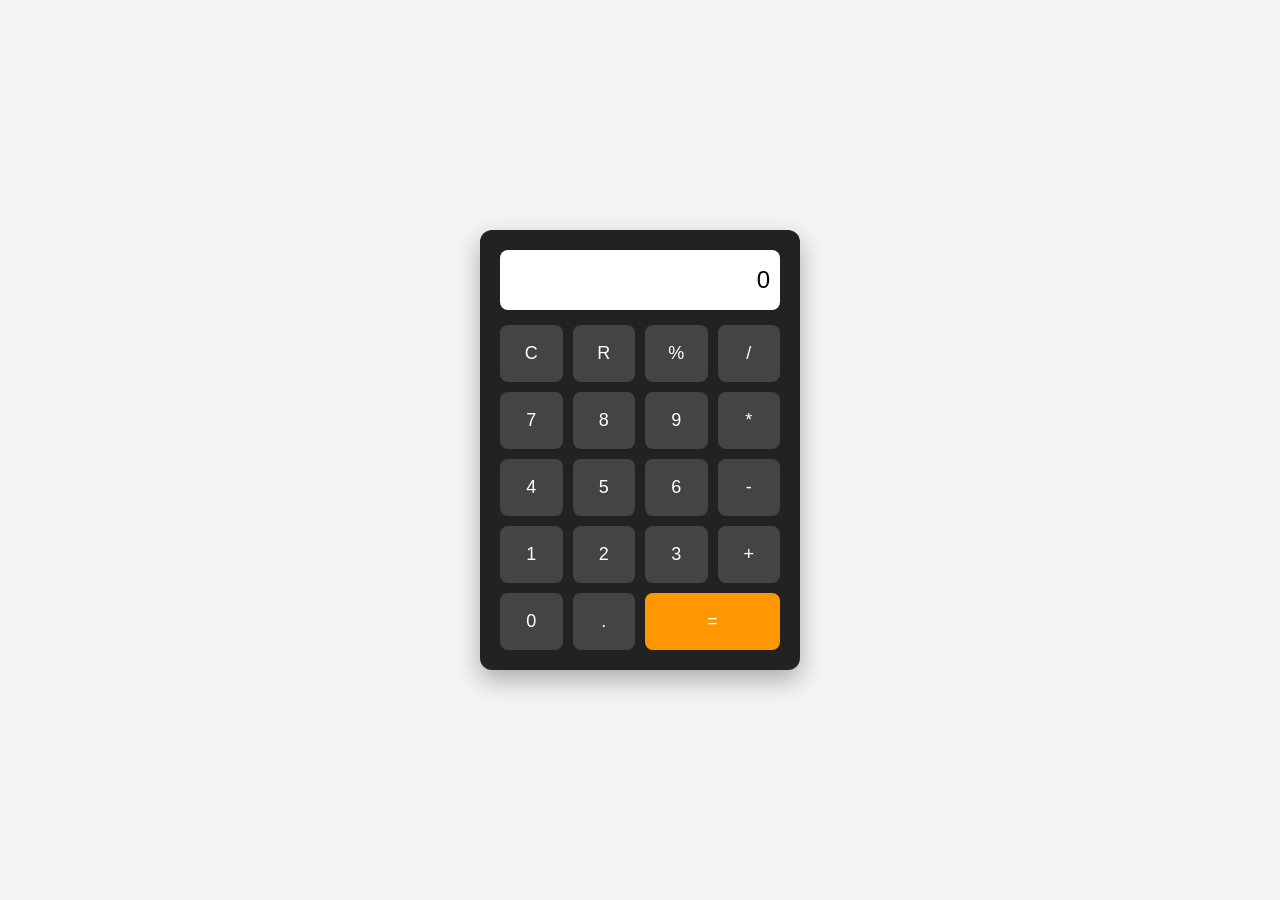
<file: Project1/index.html>
<!DOCTYPE html>
<html lang="en">
<head>
    <meta charset="UTF-8">
    <meta name="viewport" content="width=device-width, initial-scale=1.0">
    <title>Simple Calculator</title>
    <link rel="stylesheet" href="style.css">
</head>
<body>

    <div class="calculator">
        <input type="text" id="display" readonly>

        <div class="buttons">
            <button>C</button>
            <button>R</button>
            <button>%</button>
            <button>/</button>

            <button>7</button>
            <button>8</button>
            <button>9</button>
            <button>*</button>

            <button>4</button>
            <button>5</button>
            <button>6</button>
            <button>-</button>

            <button>1</button>
            <button>2</button>
            <button>3</button>
            <button>+</button>

            <button>0</button>
            <button>.</button>
            <button>=</button>
        </div>
    </div>

    <script src="script.js" defer></script>

</body>
</html>
</file>
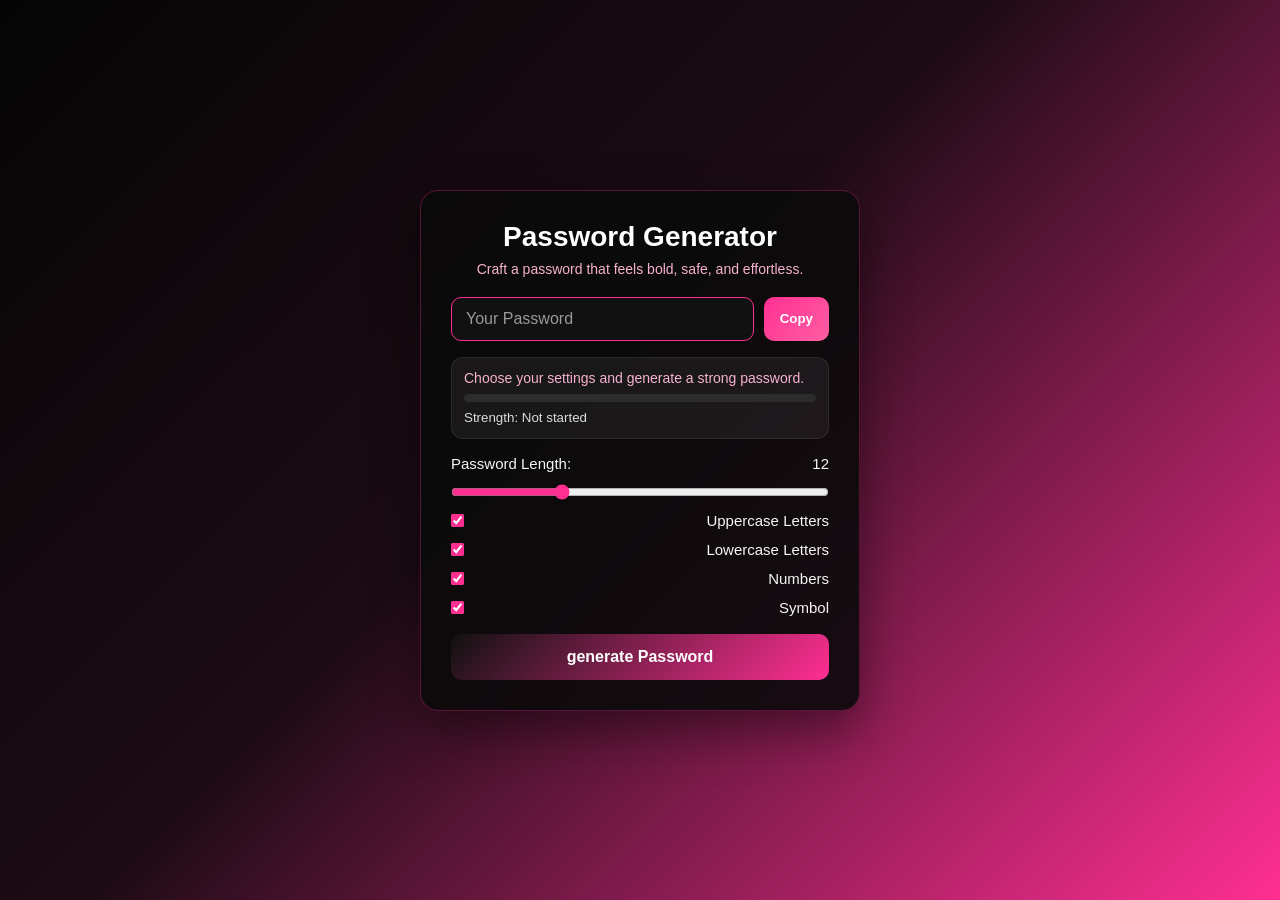
<file: Project2/index.html>
<!DOCTYPE html>
<html lang="en">
<head>
    <meta charset="UTF-8">
    <meta name="viewport" content="width=device-width, initial-scale=1.0">
    <title>Password Generator</title>
    <link rel="stylesheet" href="style.css">
</head>
<body>

    <div class="container">
        <h1>Password Generator</h1>
        <p class="subtitle">Craft a password that feels bold, safe, and effortless.</p>

        <div class="password-box">
            <input type="text" id="password" placeholder="Your Password" readonly>
            <button id="copyBtn">Copy</button>
        </div>

        <div class="status-box">
            <p id="statusText">Choose your settings and generate a strong password.</p>
            <div class="strength-bar">
                <span id="strengthBar"></span>
            </div>
            <small id="strengthLabel">Strength: Not started</small>
        </div>

        <div class="options">
            <label>
                Password Length:
                <span id="lengthValue">12</span>
            </label>
            <input
                type="range"
                id="length"
                min="4"
                max="32"
                value="12"
            >
            <label>
                <input type="checkbox" id="uppercase" checked>
                Uppercase Letters
            </label>
            <label>
                <input type="checkbox" id="lowercase" checked>
                Lowercase Letters
            </label>
            <label>
                <input type="checkbox" id="numbers" checked>
                Numbers
            </label>
            <label>
                <input type="checkbox" id="symbol" checked>
                Symbol
            </label>
        </div>

        <button id="generateBtn">generate Password</button>
    </div>
    <script src="script.js" defer></script>

</body>
</html>
</file>
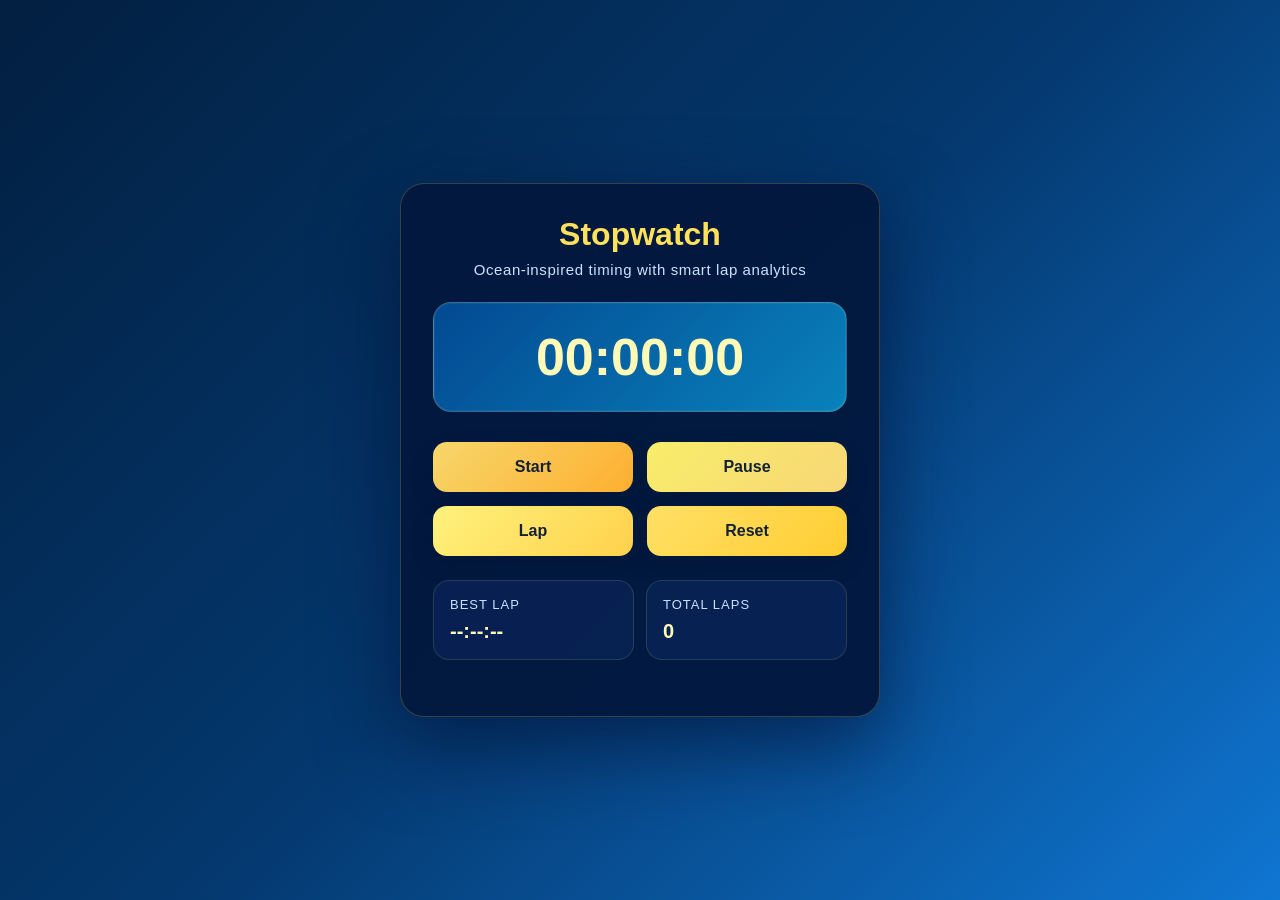
<file: Project3/index.html>
<!DOCTYPE html>
<html lang="en">
<head>
    <meta charset="UTF-8">
    <meta name="viewport" content="width=device-width, initial-scale=1.0">
    <title>Stopwatch</title>
    <link rel="stylesheet" href="style.css">
</head>
<body>
    <div class="container">
        <h1>Stopwatch</h1>
        <p class="subtitle">Ocean-inspired timing with smart lap analytics</p>

        <div id="display" class="display">00:00:00</div>

        <div class="buttons">
            <button id="startBtn">Start</button>
            <button id="pauseBtn">Pause</button>
            <button id="lapBtn">Lap</button>
            <button id="resetBtn">Reset</button>
        </div>

        <div class="premium-panel">
            <div class="premium-item">
                <span class="label">Best Lap</span>
                <span id="bestLap">--:--:--</span>
            </div>
            <div class="premium-item">
                <span class="label">Total Laps</span>
                <span id="lapCount">0</span>
            </div>
        </div>

        <ul id="laps"></ul>
    </div>
    <script src="script.js" defer></script>

</body>
</html>
</file>
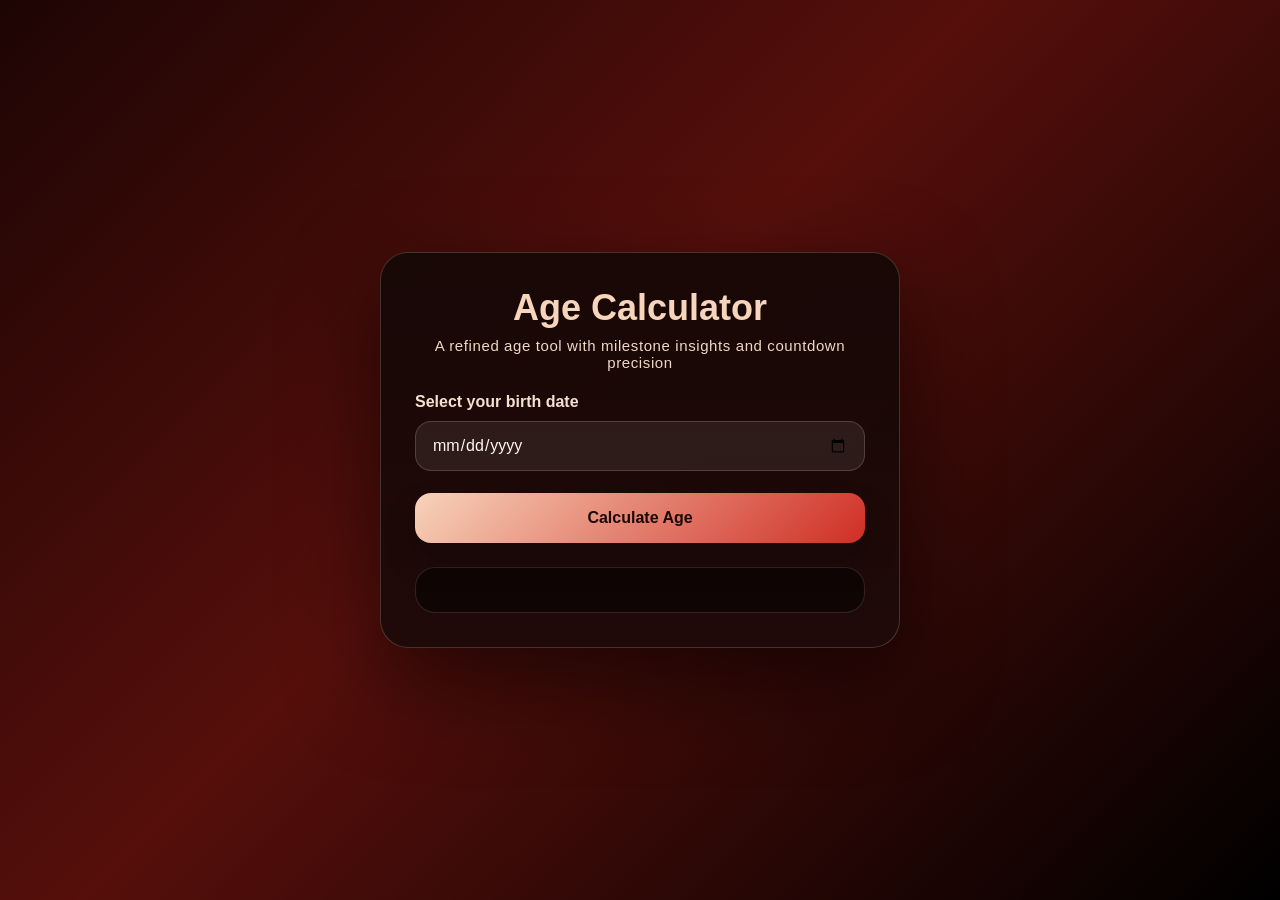
<file: Project4/index.html>
<!DOCTYPE html>
<html lang="en">
<head>
    <meta charset="UTF-8">
    <meta name="viewport" content="width=device-width, initial-scale=1.0">
    <title>Age Calculator</title>
    <link rel="stylesheet" href="style.css">
</head>
<body>
    <div class="container">
        <h1>Age Calculator</h1>
        <p class="subtitle">A refined age tool with milestone insights and countdown precision</p>

        <label for="dob">Select your birth date</label>
        <input type="date" id="dob">
        <button id="calculateBtn">Calculate Age</button>
        <div id="result"></div>
    </div>
    <script src="script.js" defer></script>

</body>
</html>
</file>
<file: Project1/style.css>
﻿* {
    margin: 0;
    padding: 0;
    box-sizing: border-box;
    font-family: Arial, sans-serif;
}

body {
    background: #f4f4f4;
    display: flex;
    justify-content: center;
    align-items: center;
    height: 100vh;
}

.calculator {
    background: #222;
    padding: 20px;
    border-radius: 12px;
    width: 320px;
    box-shadow: 0 10px 25px rgba(0,0,0,0.3);
}

#display {
    width: 100%;
    height: 60px;
    margin-bottom: 15px;
    border: none;
    border-radius: 8px;
    padding: 10px;
    font-size: 24px;
    text-align: right;
    background: #fff;
}

.buttons {
    display: grid;
    grid-template-columns: repeat(4, 1fr);
    gap: 10px;
}

button {
    padding: 18px;
    font-size: 18px;
    border: none;
    border-radius: 8px;
    cursor: pointer;
    background: #444;
    color: white;
    transition: 0.3s;
}

button:hover {
    background: #666;
}

button:active {
    transform: scale(0.95);
}

button:last-child {
    grid-column: span 2;
    background: #ff9800;
}

button:last-child:hover {
    background: #fb8c00;
}
</file>
<file: Project2/style.css>
* {
    margin: 0;
    padding: 0;
    box-sizing: border-box;
    font-family: 'Segoe UI', Tahoma, Geneva, Verdana, sans-serif;
}

body {
    background: linear-gradient(135deg, #050505 0%, #1c0b14 45%, #ff2f92 100%);
    display: flex;
    justify-content: center;
    align-items: center;
    min-height: 100vh;
    padding: 20px;
}

.container {
    background: rgba(10, 10, 10, 0.9);
    padding: 30px;
    border-radius: 18px;
    width: 100%;
    max-width: 440px;
    box-shadow: 0 20px 50px rgba(0, 0, 0, 0.45);
    border: 1px solid rgba(255, 47, 146, 0.3);
    backdrop-filter: blur(10px);
}

h1 {
    text-align: center;
    margin-bottom: 8px;
    color: #fff;
    font-size: 28px;
}

.subtitle {
    text-align: center;
    color: #f7b2cf;
    margin-bottom: 20px;
    font-size: 14px;
}

.password-box {
    display: flex;
    gap: 10px;
    margin-bottom: 16px;
}

#password {
    flex: 1;
    padding: 12px 14px;
    font-size: 16px;
    border: 1px solid #ff2f92;
    border-radius: 10px;
    outline: none;
    background: #111;
    color: white;
}

#password::placeholder {
    color: #9a9a9a;
}

button {
    border: none;
    border-radius: 10px;
    cursor: pointer;
    transition: 0.25s ease;
}

#copyBtn {
    padding: 12px 16px;
    background: linear-gradient(135deg, #ff2f92, #ff5fa3);
    color: white;
    font-weight: 600;
}

#copyBtn:hover {
    transform: translateY(-1px);
    box-shadow: 0 6px 16px rgba(255, 47, 146, 0.25);
}

.status-box {
    background: rgba(255, 255, 255, 0.06);
    border: 1px solid rgba(255, 255, 255, 0.08);
    padding: 12px;
    border-radius: 12px;
    margin-bottom: 16px;
}

#statusText {
    color: #f7b2cf;
    margin-bottom: 8px;
    font-size: 14px;
}

.strength-bar {
    height: 8px;
    background: #2c2c2c;
    border-radius: 999px;
    overflow: hidden;
    margin-bottom: 6px;
}

#strengthBar {
    display: block;
    height: 100%;
    width: 0%;
    background: linear-gradient(90deg, #ff2f92, #ff7eb3);
    transition: width 0.25s ease;
}

#strengthLabel {
    color: #ddd;
}

.options {
    display: flex;
    flex-direction: column;
    gap: 12px;
    margin-bottom: 18px;
}

.options label {
    display: flex;
    justify-content: space-between;
    align-items: center;
    font-size: 15px;
    color: #f5f5f5;
}

input[type="checkbox"] {
    accent-color: #ff2f92;
}

#length {
    width: 100%;
    accent-color: #ff2f92;
}

#generateBtn {
    width: 100%;
    padding: 14px;
    font-size: 16px;
    font-weight: 700;
    color: white;
    background: linear-gradient(135deg, #111, #ff2f92);
}

#generateBtn:hover {
    transform: translateY(-1px);
    box-shadow: 0 8px 20px rgba(255, 47, 146, 0.25);
}
</file>
<file: Project3/style.css>
* {
    margin: 0;
    padding: 0;
    box-sizing: border-box;
    font-family: 'Segoe UI', Tahoma, Geneva, Verdana, sans-serif;
}

body {
    background: linear-gradient(135deg, #021f40 0%, #04386e 50%, #0f76d2 100%);
    display: flex;
    justify-content: center;
    align-items: center;
    min-height: 100vh;
    padding: 20px;
    color: #eef6ff;
}

.container {
    background: rgba(3, 24, 62, 0.95);
    padding: 32px;
    border-radius: 24px;
    width: 100%;
    max-width: 480px;
    box-shadow: 0 28px 80px rgba(2, 16, 50, 0.65);
    border: 1px solid rgba(255, 227, 114, 0.2);
    backdrop-filter: blur(18px);
}

h1 {
    text-align: center;
    margin-bottom: 8px;
    color: #ffe259;
    font-size: 32px;
}

.subtitle {
    text-align: center;
    margin-bottom: 24px;
    color: #c7e5ff;
    font-size: 15px;
    letter-spacing: 0.6px;
}

.display {
    font-weight: 700;
    color: #fff9b8;
    margin: 20px 0 30px;
    font-size: 52px;
    text-align: center;
    padding: 24px 18px;
    border-radius: 18px;
    background: linear-gradient(135deg, rgba(3, 77, 152, 0.95), rgba(11, 157, 218, 0.8));
    border: 1px solid rgba(255, 221, 128, 0.18);
    box-shadow: inset 0 0 0 1px rgba(255, 255, 255, 0.05);
}

.buttons {
    display: grid;
    grid-template-columns: repeat(2, 1fr);
    gap: 14px;
}

button {
    padding: 16px 18px;
    border: none;
    border-radius: 14px;
    cursor: pointer;
    color: #12203a;
    font-size: 16px;
    font-weight: 700;
    transition: transform 0.2s ease, box-shadow 0.2s ease, opacity 0.2s ease;
    box-shadow: 0 10px 25px rgba(0, 0, 0, 0.12);
}

#startBtn {
    background: linear-gradient(135deg, #f7d76b, #fdaf2f);
}

#pauseBtn {
    background: linear-gradient(135deg, #f8ed6a, #f7d776);
}

#lapBtn {
    background: linear-gradient(135deg, #fff27d, #ffd14c);
}

#resetBtn {
    background: linear-gradient(135deg, #ffe066, #ffcd32);
}

button:hover {
    transform: translateY(-1px);
    opacity: 0.95;
}

.premium-panel {
    display: grid;
    grid-template-columns: repeat(2, 1fr);
    gap: 12px;
    margin-top: 24px;
}

.premium-item {
    padding: 16px;
    border-radius: 16px;
    background: rgba(10, 37, 88, 0.75);
    border: 1px solid rgba(255, 238, 127, 0.13);
}

.label {
    display: block;
    margin-bottom: 8px;
    color: #c9e2ff;
    font-size: 13px;
    text-transform: uppercase;
    letter-spacing: 1px;
}

#bestLap,
#lapCount {
    font-size: 20px;
    color: #fff9b5;
    font-weight: 700;
}

#laps {
    max-height: 200px;
    list-style: none;
    text-align: left;
    overflow-y: auto;
    margin-top: 24px;
    padding-right: 6px;
}

#laps li {
    margin-bottom: 12px;
    padding: 14px 16px;
    font-size: 15px;
    border-radius: 14px;
    color: #fdf6c9;
    background: linear-gradient(135deg, rgba(2, 47, 92, 0.95), rgba(20, 143, 255, 0.18));
    border: 1px solid rgba(255, 235, 142, 0.1);
}

#laps::-webkit-scrollbar {
    width: 8px;
}

#laps::-webkit-scrollbar-thumb {
    background: rgba(255, 235, 134, 0.5);
    border-radius: 999px;
}

#laps::-webkit-scrollbar-track {
    background: rgba(255, 255, 255, 0.04);
}
</file>
<file: Project4/style.css>
* {
    margin: 0;
    padding: 0;
    box-sizing: border-box;
    font-family: 'Segoe UI', Tahoma, Geneva, Verdana, sans-serif;
}

body {
    background: linear-gradient(135deg, #1d0504 0%, #560f0b 45%, #000000 100%);
    display: flex;
    justify-content: center;
    align-items: center;
    min-height: 100vh;
    padding: 20px;
    color: #f7e9db;
}

.container {
    background: linear-gradient(180deg, rgba(22, 8, 6, 0.96), rgba(31, 10, 9, 0.99));
    padding: 34px;
    border-radius: 28px;
    width: 100%;
    max-width: 520px;
    box-shadow: 0 32px 90px rgba(0, 0, 0, 0.55);
    border: 1px solid rgba(244, 220, 189, 0.2);
}

h1 {
    text-align: center;
    margin-bottom: 8px;
    color: #f6d5bc;
    font-size: 36px;
}

.subtitle {
    text-align: center;
    margin-bottom: 22px;
    color: #efd9c5;
    font-size: 15px;
    letter-spacing: 0.6px;
}

label {
    display: block;
    margin-bottom: 10px;
    color: #f6e0cf;
    font-weight: 700;
}

#dob {
    width: 100%;
    font-size: 16px;
    padding: 14px 16px;
    margin-bottom: 22px;
    border-radius: 16px;
    border: 1px solid rgba(255, 231, 205, 0.18);
    background: rgba(255, 245, 234, 0.08);
    color: #fff7ee;
}

button {
    width: 100%;
    padding: 16px 18px;
    border: none;
    border-radius: 16px;
    cursor: pointer;
    color: #1b0805;
    font-size: 16px;
    font-weight: 700;
    background: linear-gradient(135deg, #f7d3ba, #d02e25);
    box-shadow: 0 18px 32px rgba(0, 0, 0, 0.24);
    transition: transform 0.2s ease, box-shadow 0.2s ease, opacity 0.2s ease;
}

button:hover {
    transform: translateY(-1px);
    opacity: 0.96;
}

#result {
    margin-top: 24px;
    padding: 22px;
    background: rgba(15, 6, 5, 0.95);
    color: #f8e8d7;
    font-size: 18px;
    line-height: 1.7;
    border-radius: 20px;
    border: 1px solid rgba(250, 218, 182, 0.14);
}

#result strong {
    color: #ffebd1;
}

.result-line {
    margin-top: 12px;
    color: #f5d6bf;
}

.result-note {
    margin-top: 18px;
    padding: 16px;
    border-radius: 18px;
    background: rgba(255, 235, 214, 0.08);
    color: #f8e7d8;
    border: 1px solid rgba(255, 224, 193, 0.14);
}
</file>
